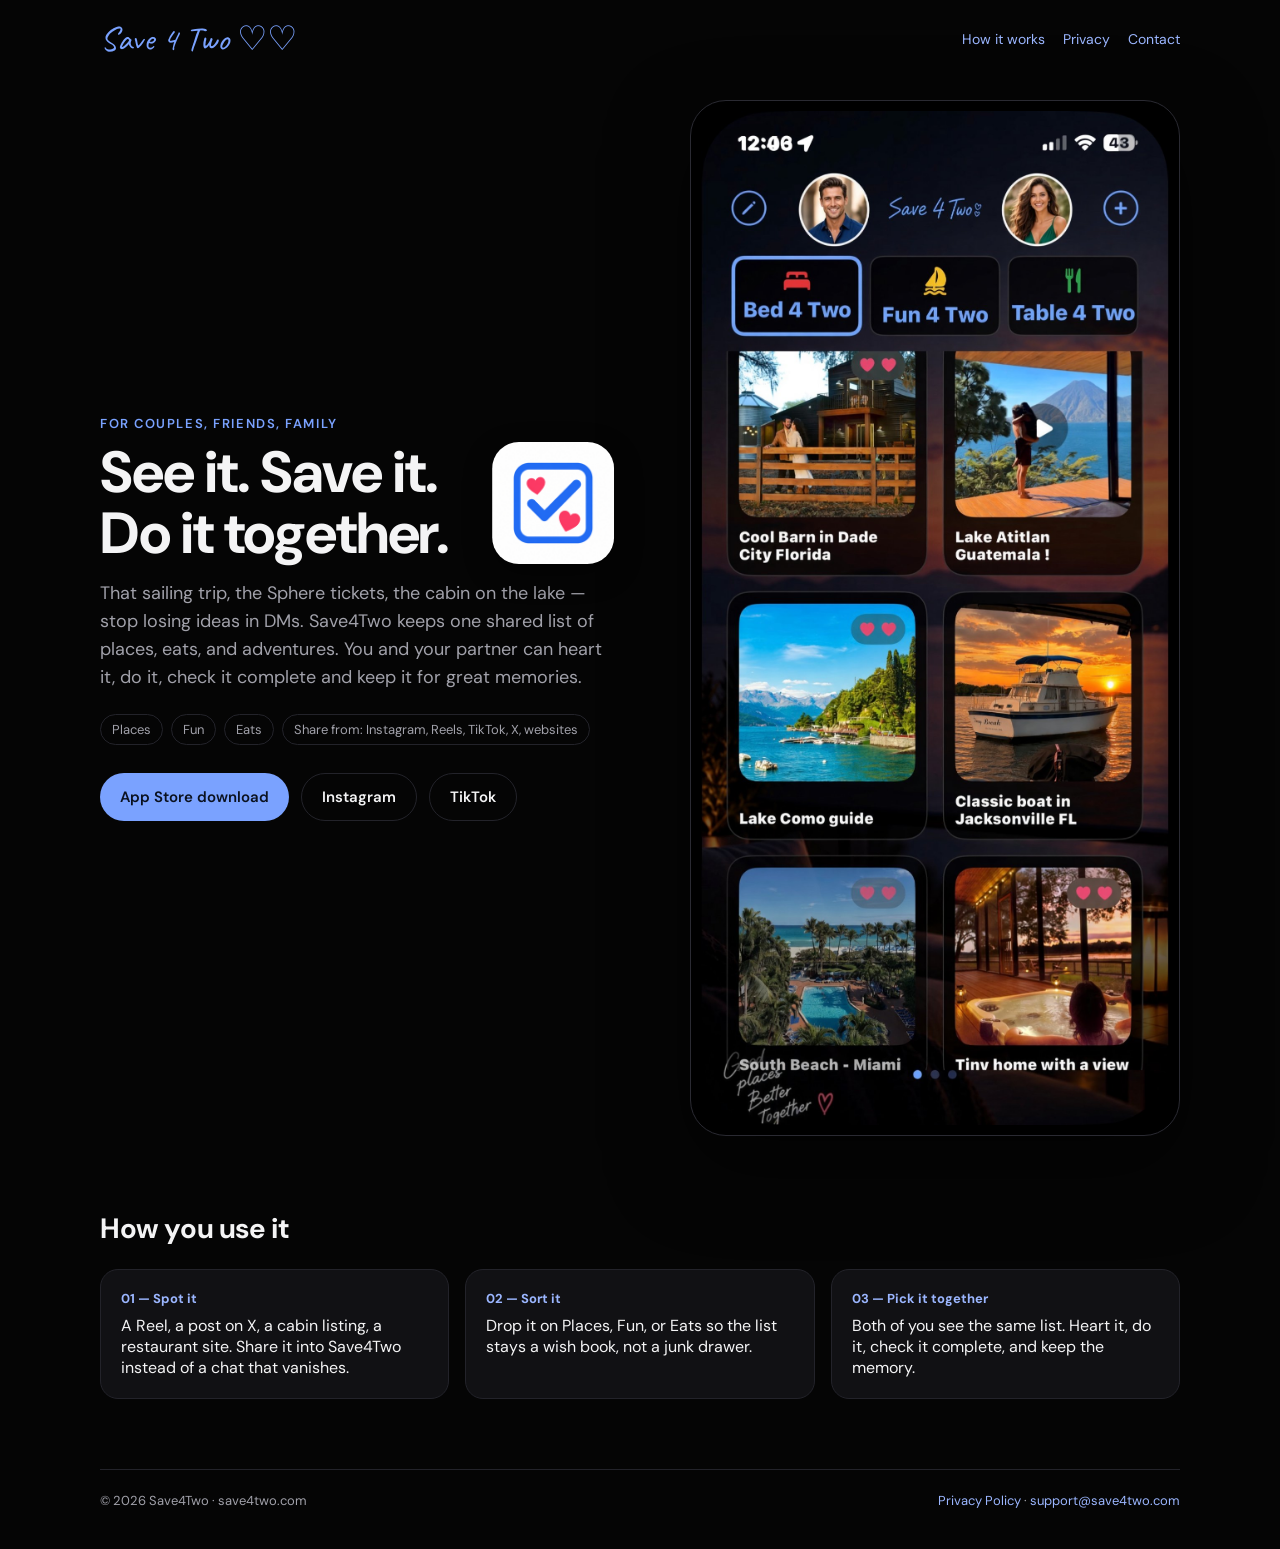
<file: website/index.html>
<!DOCTYPE html>
<html lang="en">
<head>
  <meta charset="utf-8" />
  <meta name="viewport" content="width=device-width, initial-scale=1" />
  <title>Save4Two — Shared list for couples, friends, family</title>
  <link rel="icon" href="app-icon.png" type="image/png" />
  <meta name="description" content="Save ideas from Instagram, Reels, TikTok, X, and websites. Heart it, do it, check it complete, and keep the memories." />
  <link rel="preconnect" href="https://fonts.googleapis.com" />
  <link rel="preconnect" href="https://fonts.gstatic.com" crossorigin />
  <link href="https://fonts.googleapis.com/css2?family=Caveat:wght@600&family=DM+Sans:ital,opsz,wght@0,9..40,400;0,9..40,500;0,9..40,600;0,9..40,700;1,9..40,400&display=swap" rel="stylesheet" />
  <style>
    :root {
      --bg: #050505;
      --card: #111114;
      --ink: #f4f4f5;
      --muted: #a1a1aa;
      --blue: #7aa2ff;
      --blue-2: #9bb6ff;
      --line: #23232a;
    }
    * { box-sizing: border-box; margin: 0; padding: 0; }
    html, body { background: var(--bg); color: var(--ink); font-family: "DM Sans", system-ui, sans-serif; }
    body { min-height: 100vh; }
    a { color: var(--blue-2); text-decoration: none; }
    a:hover { text-decoration: underline; }
    .wrap { width: min(1080px, calc(100% - 40px)); margin: 0 auto; }
    header {
      display: flex; align-items: center; justify-content: space-between;
      padding: 22px 0 8px;
    }
    .wordmark {
      font-family: Caveat, cursive;
      font-size: 34px;
      color: var(--blue);
      letter-spacing: .2px;
      line-height: 1;
    }
    nav { display: flex; gap: 18px; font-size: 14px; color: var(--muted); }
    .hero {
      display: grid;
      grid-template-columns: 1.05fr .95fr;
      gap: 48px;
      align-items: center;
      padding: 36px 0 64px;
    }
    h1 {
      display: flex;
      align-items: stretch;
      gap: 16px;
      font-size: clamp(34px, 5vw, 58px);
      line-height: 1.05;
      letter-spacing: -1.2px;
      margin: 10px 0 16px;
    }
    .headline-text {
      flex: 0 1 auto;
      white-space: nowrap;
    }
    .icon-slot {
      flex: 1;
      position: relative;
      min-width: 2.1em;
    }
    .app-icon {
      position: absolute;
      top: 0;
      bottom: 0;
      left: 50%;
      transform: translateX(-50%);
      height: 100%;
      width: auto;
      aspect-ratio: 1;
      border-radius: 22%;
      box-shadow: 0 10px 28px rgba(0,0,0,.45);
    }
    .lede { color: var(--muted); font-size: 18px; line-height: 1.55; max-width: 520px; }
    .actions { display: flex; flex-wrap: wrap; gap: 12px; margin-top: 28px; }
    .btn {
      display: inline-flex; align-items: center; justify-content: center;
      border-radius: 999px; padding: 13px 20px; font-weight: 600; font-size: 15px;
      border: 0; cursor: pointer;
    }
    .btn-primary { background: var(--blue); color: #0b1220; }
    .btn-ghost { background: transparent; color: var(--ink); border: 1px solid var(--line); }
    form.wait {
      margin-top: 26px; display: flex; gap: 8px; max-width: 460px;
    }
    form.wait input {
      flex: 1; background: #0c0c10; border: 1px solid var(--line); color: var(--ink);
      border-radius: 999px; padding: 13px 16px; font-size: 15px; outline: none;
    }
    form.wait input:focus { border-color: var(--blue); }
    .phone {
      background: #000;
      border: 1px solid #2a2a32;
      border-radius: 36px;
      padding: 10px;
      box-shadow: 0 30px 80px rgba(0,0,0,.55);
    }
    .phone img {
      width: 100%;
      display: block;
      border-radius: 26px;
    }
    .pills { display: flex; gap: 8px; flex-wrap: wrap; margin-top: 22px; }
    .pill {
      border: 1px solid var(--line); color: var(--muted);
      border-radius: 999px; padding: 6px 11px; font-size: 13px;
    }
    .how { padding: 10px 0 70px; }
    .how h2 { font-size: 28px; letter-spacing: -.4px; margin-bottom: 22px; }
    .steps {
      display: grid; grid-template-columns: repeat(3, 1fr); gap: 16px;
    }
    .step {
      background: var(--card); border: 1px solid var(--line);
      border-radius: 18px; padding: 20px;
    }
    .step b { display: block; color: var(--blue-2); font-size: 13px; margin-bottom: 8px; }
    footer {
      border-top: 1px solid var(--line);
      padding: 22px 0 40px;
      color: var(--muted); font-size: 13px;
      display: flex; justify-content: space-between; gap: 12px; flex-wrap: wrap;
    }
    @media (max-width: 800px) {
      .hero, .steps { grid-template-columns: 1fr; }
      .phone { max-width: 360px; margin: 0 auto; }
      nav { display: none; }
      form.wait { flex-direction: column; }
    }
  </style>
</head>
<body>
  <div class="wrap">
    <header>
      <div class="wordmark">Save 4 Two ♡♡</div>
      <nav>
        <a href="#how">How it works</a>
        <a href="privacy.html">Privacy</a>
        <a href="mailto:support@save4two.com">Contact</a>
      </nav>
    </header>

    <section class="hero">
      <div>
        <p style="color:var(--blue);font-weight:600;font-size:13px;letter-spacing:.12em;text-transform:uppercase;">For couples, friends, family</p>
        <h1>
          <span class="headline-text">See it. Save it.<br>Do it together.</span>
          <span class="icon-slot">
            <img class="app-icon" src="app-icon.png" alt="Save4Two app icon" />
          </span>
        </h1>
        <p class="lede">
          That sailing trip, the Sphere tickets, the cabin on the lake —
          stop losing ideas in DMs. Save4Two keeps one shared
          list of places, eats, and adventures. You and your partner can heart it,
          do it, check it complete and keep it for great memories.
        </p>
        <div class="pills">
          <span class="pill">Places</span>
          <span class="pill">Fun</span>
          <span class="pill">Eats</span>
          <span class="pill">Share from: Instagram, Reels, TikTok, X, websites</span>
        </div>
        <div class="actions">
          <a class="btn btn-primary" href="https://apps.apple.com/us/app/save4two/id6806054108" target="_blank" rel="noreferrer">App Store download</a>
          <a class="btn btn-ghost" href="https://instagram.com/save4two" target="_blank" rel="noreferrer">Instagram</a>
          <a class="btn btn-ghost" href="https://www.tiktok.com/@save4two" target="_blank" rel="noreferrer">TikTok</a>
        </div>
      </div>
      <div class="phone">
        <img src="app-screenshot.jpg" alt="Save4Two app showing a shared Bed 4 Two list" />
      </div>
    </section>

    <section class="how" id="how">
      <h2>How you use it</h2>
      <div class="steps">
        <div class="step">
          <b>01 — Spot it</b>
          A Reel, a post on X, a cabin listing, a restaurant site. Share it into Save4Two instead of a chat that vanishes.
        </div>
        <div class="step">
          <b>02 — Sort it</b>
          Drop it on Places, Fun, or Eats so the list stays a wish book, not a junk drawer.
        </div>
        <div class="step">
          <b>03 — Pick it together</b>
          Both of you see the same list. Heart it, do it, check it complete, and keep the memory.
        </div>
      </div>
    </section>

    <footer>
      <div>© 2026 Save4Two · save4two.com</div>
      <div>
        <a href="privacy.html">Privacy Policy</a>
        ·
        <a href="mailto:support@save4two.com">support@save4two.com</a>
      </div>
    </footer>
  </div>
</body>
</html>
</file>
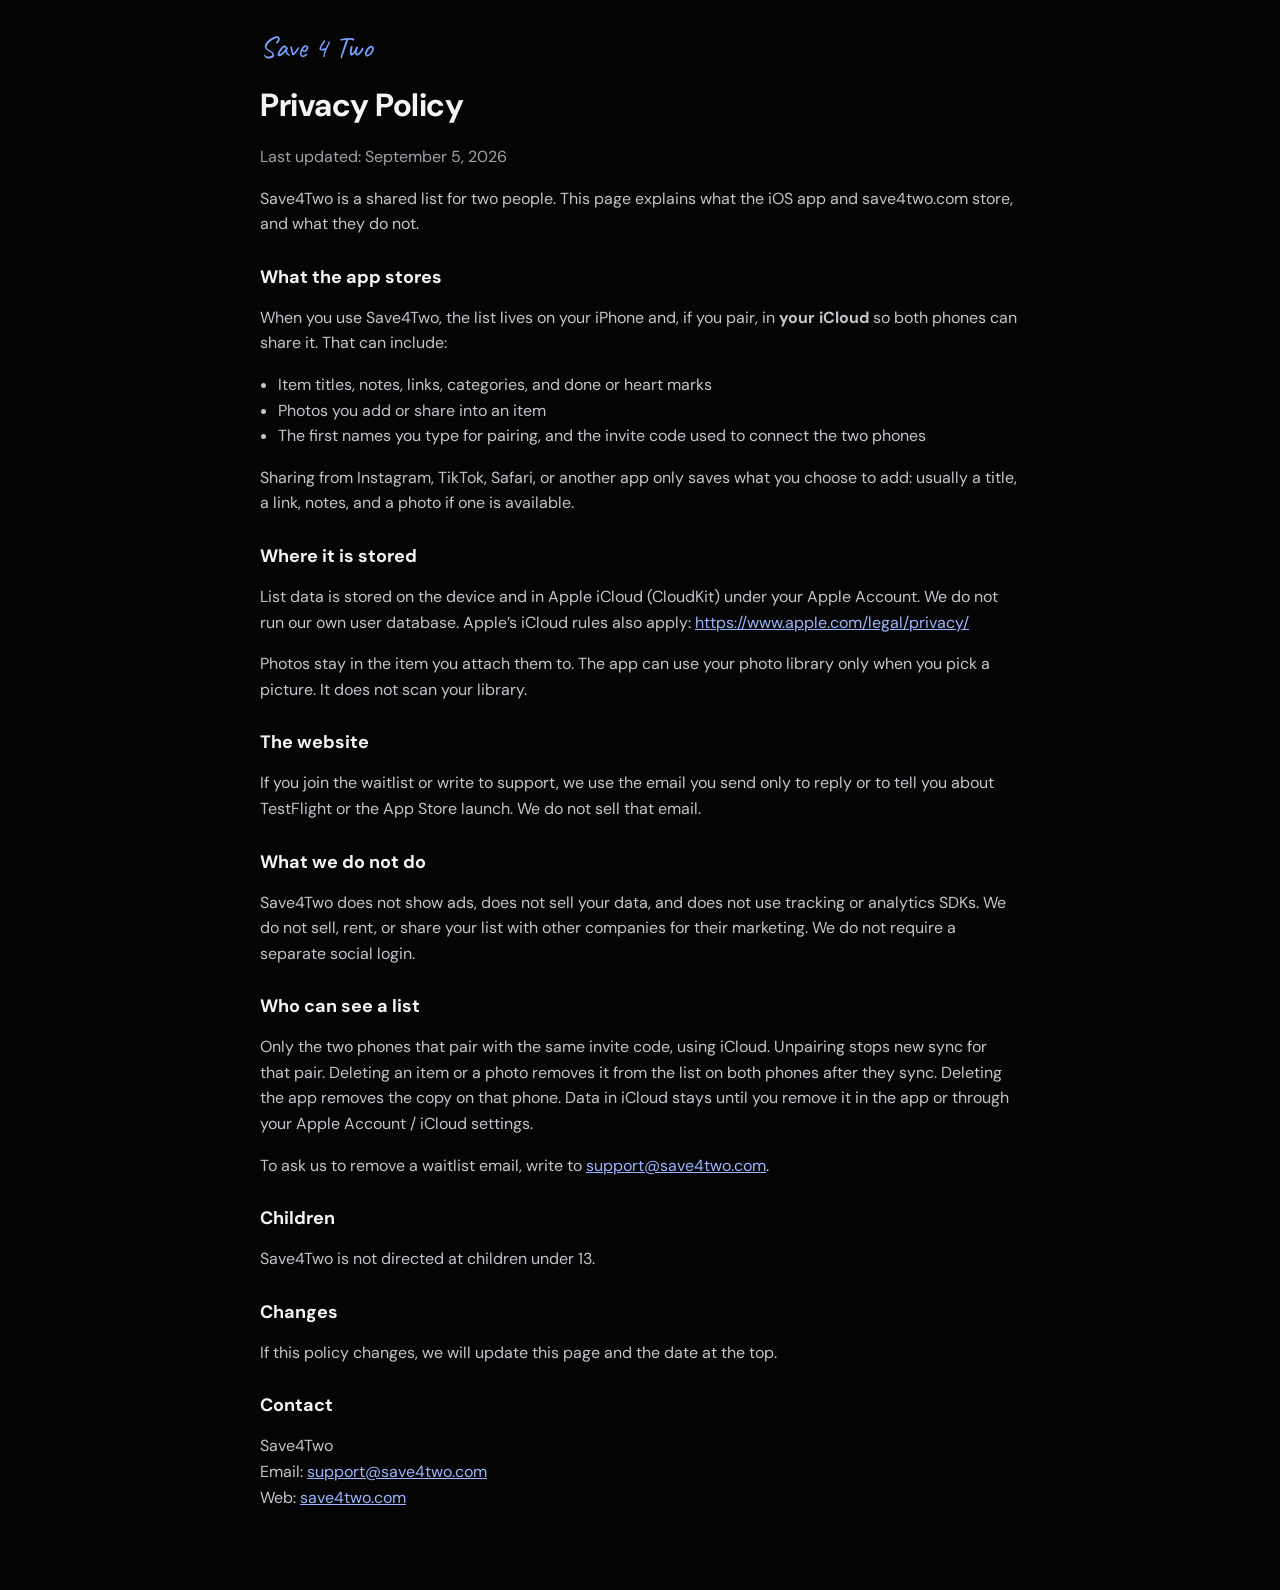
<file: website/privacy.html>
<!DOCTYPE html>
<html lang="en">
<head>
  <meta charset="utf-8" />
  <meta name="viewport" content="width=device-width, initial-scale=1" />
  <title>Privacy Policy — Save4Two</title>
  <meta name="description" content="Privacy policy for the Save4Two iOS app and save4two.com." />
  <link href="https://fonts.googleapis.com/css2?family=Caveat:wght@600&family=DM+Sans:wght@400;500;600;700&display=swap" rel="stylesheet" />
  <style>
    body { margin:0; background:#050505; color:#f4f4f5; font-family:"DM Sans",system-ui,sans-serif; }
    .wrap { width:min(760px, calc(100% - 40px)); margin:0 auto; padding:28px 0 64px; }
    a { color:#9bb6ff; }
    h1 { font-size:32px; letter-spacing:-.5px; margin:18px 0; }
    h2 { font-size:18px; margin:28px 0 8px; }
    p, li { color:#c4c4cc; line-height:1.6; }
    ul { padding-left:18px; }
    .wordmark { font-family:Caveat,cursive; font-size:30px; color:#7aa2ff; text-decoration:none; }
    .muted { color:#a1a1aa; }
  </style>
</head>
<body>
  <div class="wrap">
    <a class="wordmark" href="index.html">Save 4 Two</a>
    <h1>Privacy Policy</h1>
    <p class="muted">Last updated: September 5, 2026</p>

    <p>Save4Two is a shared list for two people. This page explains what the iOS app and save4two.com store, and what they do not.</p>

    <h2>What the app stores</h2>
    <p>When you use Save4Two, the list lives on your iPhone and, if you pair, in <strong>your iCloud</strong> so both phones can share it. That can include:</p>
    <ul>
      <li>Item titles, notes, links, categories, and done or heart marks</li>
      <li>Photos you add or share into an item</li>
      <li>The first names you type for pairing, and the invite code used to connect the two phones</li>
    </ul>
    <p>Sharing from Instagram, TikTok, Safari, or another app only saves what you choose to add: usually a title, a link, notes, and a photo if one is available.</p>

    <h2>Where it is stored</h2>
    <p>List data is stored on the device and in Apple iCloud (CloudKit) under your Apple Account. We do not run our own user database. Apple’s iCloud rules also apply: <a href="https://www.apple.com/legal/privacy/">https://www.apple.com/legal/privacy/</a></p>
    <p>Photos stay in the item you attach them to. The app can use your photo library only when you pick a picture. It does not scan your library.</p>

    <h2>The website</h2>
    <p>If you join the waitlist or write to support, we use the email you send only to reply or to tell you about TestFlight or the App Store launch. We do not sell that email.</p>

    <h2>What we do not do</h2>
    <p>Save4Two does not show ads, does not sell your data, and does not use tracking or analytics SDKs. We do not sell, rent, or share your list with other companies for their marketing. We do not require a separate social login.</p>

    <h2>Who can see a list</h2>
    <p>Only the two phones that pair with the same invite code, using iCloud. Unpairing stops new sync for that pair. Deleting an item or a photo removes it from the list on both phones after they sync. Deleting the app removes the copy on that phone. Data in iCloud stays until you remove it in the app or through your Apple Account / iCloud settings.</p>
    <p>To ask us to remove a waitlist email, write to <a href="mailto:support@save4two.com">support@save4two.com</a>.</p>

    <h2>Children</h2>
    <p>Save4Two is not directed at children under 13.</p>

    <h2>Changes</h2>
    <p>If this policy changes, we will update this page and the date at the top.</p>

    <h2>Contact</h2>
    <p>Save4Two<br>
    Email: <a href="mailto:support@save4two.com">support@save4two.com</a><br>
    Web: <a href="index.html">save4two.com</a></p>
  </div>
</body>
</html>
</file>
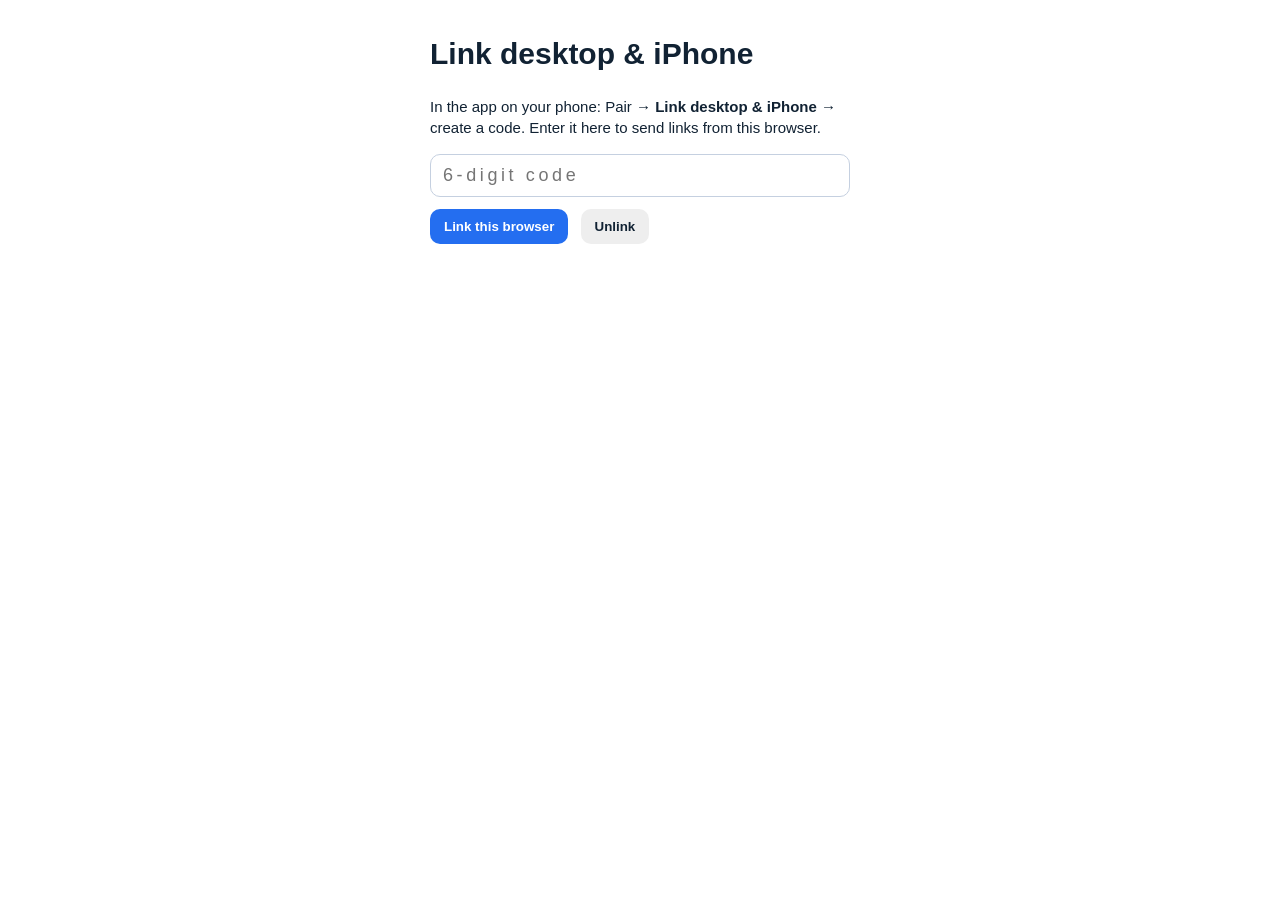
<file: desktop-extension/chrome/options.html>
<!DOCTYPE html>
<html>
<head>
  <meta charset="utf-8" />
  <title>Save 4 Two on iPhone — Link desktop &amp; iPhone</title>
  <style>
    body { font: 15px/1.45 -apple-system, BlinkMacSystemFont, sans-serif; max-width: 420px; margin: 32px auto; padding: 0 16px; color: #123; }
    input { width: 100%; padding: 10px 12px; border: 1px solid #c5d0e0; border-radius: 10px; font-size: 18px; letter-spacing: 0.2em; box-sizing: border-box; }
    button { margin-top: 12px; padding: 10px 14px; border: 0; border-radius: 10px; background: #246ef0; color: #fff; font-weight: 600; cursor: pointer; }
    .msg { margin-top: 12px; color: #456; }
    .err { color: #c0392b; }
  </style>
</head>
<body>
  <h1>Link desktop &amp; iPhone</h1>
  <p>In the app on your phone: Pair → <strong>Link desktop &amp; iPhone</strong> → create a code. Enter it here to send links from this browser.</p>
  <input id="code" inputmode="numeric" maxlength="6" placeholder="6-digit code" />
  <button id="link">Link this browser</button>
  <button id="unlink" style="background:#eee;color:#123;margin-left:8px">Unlink</button>
  <div id="status" class="msg"></div>
  <script src="options.js"></script>
</body>
</html>
</file>
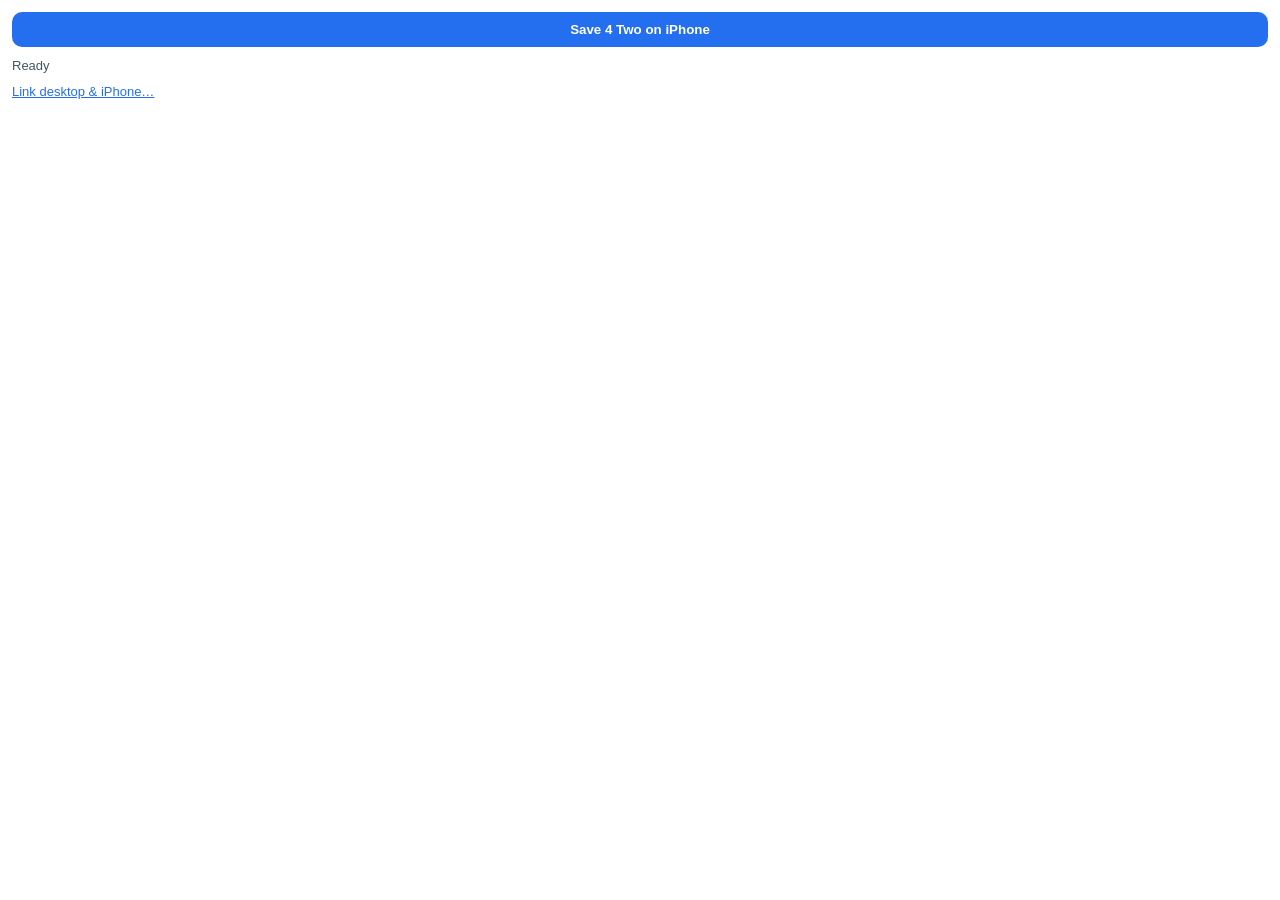
<file: desktop-extension/chrome/popup.html>
<!DOCTYPE html>
<html>
<head>
  <meta charset="utf-8" />
  <style>
    body { font: 13px/1.4 -apple-system, BlinkMacSystemFont, sans-serif; margin: 12px; min-width: 240px; color: #123; }
    button { width: 100%; padding: 10px 12px; border: 0; border-radius: 10px; background: #246ef0; color: #fff; font-weight: 600; cursor: pointer; }
    button:disabled { opacity: 0.5; cursor: default; }
    .msg { margin-top: 10px; color: #456; }
    .err { color: #c0392b; }
    a { color: #246ef0; }
  </style>
</head>
<body>
  <button id="send">Save 4 Two on iPhone</button>
  <div id="status" class="msg">Ready</div>
  <div style="margin-top:8px"><a href="options.html" target="_blank">Link desktop &amp; iPhone…</a></div>
  <script src="popup.js"></script>
</body>
</html>
</file>
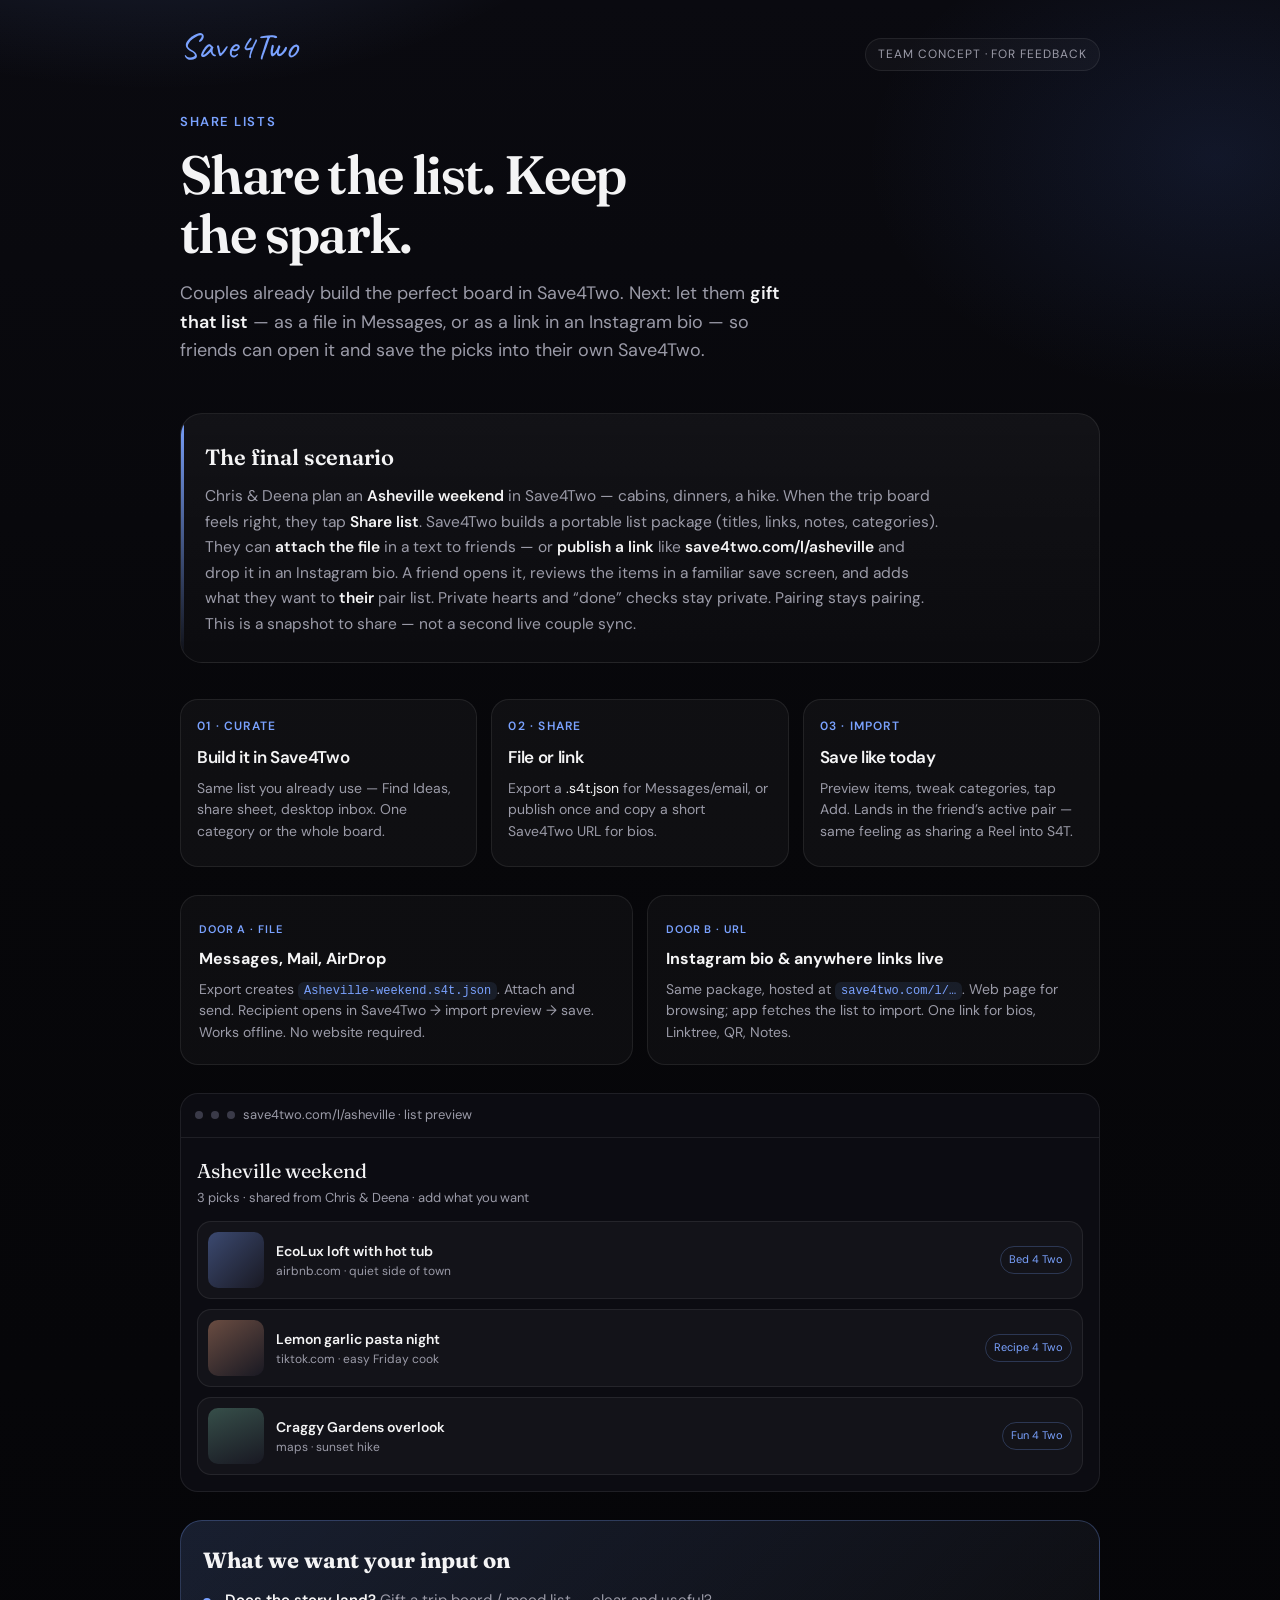
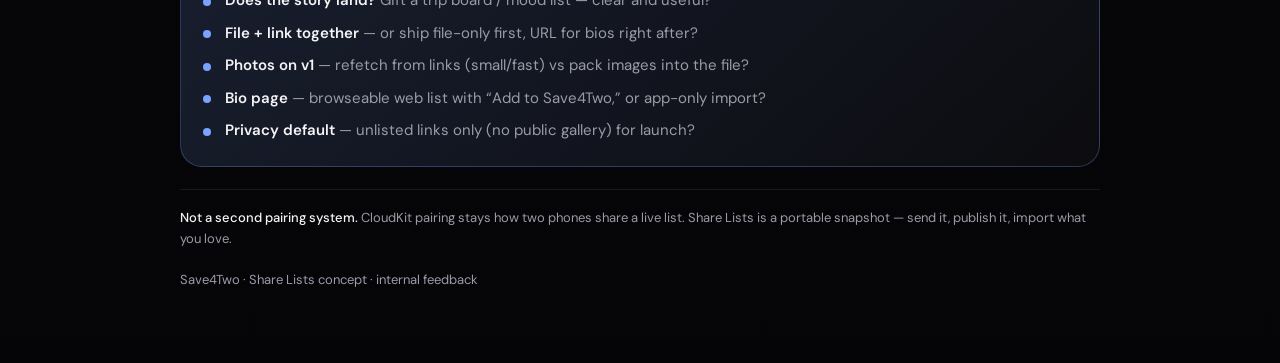
<file: docs/concepts/save4two-share-lists-concept.html>
<!DOCTYPE html>
<html lang="en">
<head>
  <meta charset="utf-8" />
  <meta name="viewport" content="width=device-width, initial-scale=1" />
  <title>Save4Two — Share Lists (Team Concept)</title>
  <link rel="preconnect" href="https://fonts.googleapis.com" />
  <link rel="preconnect" href="https://fonts.gstatic.com" crossorigin />
  <link href="https://fonts.googleapis.com/css2?family=Caveat:wght@600&family=DM+Sans:ital,opsz,wght@0,9..40,400;0,9..40,500;0,9..40,600;0,9..40,700;1,9..40,400&family=Fraunces:opsz,wght@9..144,500;9..144,600&display=swap" rel="stylesheet" />
  <style>
    :root {
      --bg: #07070a;
      --bg-2: #101018;
      --ink: #f4f4f5;
      --muted: #9b9ba8;
      --blue: #7aa2ff;
      --blue-deep: #4d78e6;
      --line: rgba(255,255,255,.08);
      --card: rgba(255,255,255,.035);
    }
    * { box-sizing: border-box; margin: 0; padding: 0; }
    html, body {
      background: var(--bg);
      color: var(--ink);
      font-family: "DM Sans", system-ui, sans-serif;
      line-height: 1.45;
    }
    body {
      min-height: 100vh;
      background:
        radial-gradient(900px 520px at 12% -10%, rgba(122,162,255,.22), transparent 55%),
        radial-gradient(700px 480px at 95% 8%, rgba(77,120,230,.12), transparent 50%),
        linear-gradient(180deg, #0a0a10 0%, #07070a 40%, #050508 100%);
    }
    .page {
      width: min(920px, calc(100% - 40px));
      margin: 0 auto;
      padding: 28px 0 72px;
    }
    .top {
      display: flex;
      justify-content: space-between;
      align-items: baseline;
      gap: 16px;
      margin-bottom: 42px;
    }
    .wordmark {
      font-family: Caveat, cursive;
      font-size: 36px;
      color: var(--blue);
      letter-spacing: .2px;
      line-height: 1;
    }
    .badge {
      font-size: 12px;
      letter-spacing: .08em;
      text-transform: uppercase;
      color: var(--muted);
      border: 1px solid var(--line);
      border-radius: 999px;
      padding: 7px 12px;
      background: rgba(255,255,255,.03);
    }
    .hero {
      margin-bottom: 48px;
    }
    .eyebrow {
      color: var(--blue);
      font-size: 13px;
      font-weight: 600;
      letter-spacing: .12em;
      text-transform: uppercase;
      margin-bottom: 14px;
    }
    h1 {
      font-family: Fraunces, Georgia, serif;
      font-weight: 600;
      font-size: clamp(34px, 6vw, 54px);
      letter-spacing: -0.03em;
      line-height: 1.08;
      max-width: 14ch;
      margin-bottom: 16px;
    }
    .lede {
      color: var(--muted);
      font-size: 18px;
      max-width: 38rem;
      line-height: 1.6;
    }

    .scenario {
      border: 1px solid var(--line);
      background: linear-gradient(180deg, rgba(255,255,255,.045), rgba(255,255,255,.02));
      border-radius: 22px;
      padding: 28px 24px 24px;
      margin-bottom: 28px;
      position: relative;
      overflow: hidden;
    }
    .scenario::before {
      content: "";
      position: absolute;
      inset: 0 auto 0 0;
      width: 3px;
      background: linear-gradient(180deg, var(--blue), transparent);
    }
    .scenario h2 {
      font-family: Fraunces, Georgia, serif;
      font-size: 22px;
      font-weight: 600;
      margin-bottom: 10px;
    }
    .scenario p {
      color: var(--muted);
      font-size: 15.5px;
      line-height: 1.65;
      max-width: 46rem;
    }
    .scenario strong { color: var(--ink); font-weight: 600; }

    .flow {
      display: grid;
      grid-template-columns: repeat(3, 1fr);
      gap: 14px;
      margin: 36px 0 28px;
    }
    .step {
      background: var(--card);
      border: 1px solid var(--line);
      border-radius: 18px;
      padding: 18px 16px 16px;
      min-height: 168px;
    }
    .step-num {
      font-size: 12px;
      font-weight: 600;
      letter-spacing: .1em;
      text-transform: uppercase;
      color: var(--blue);
      margin-bottom: 10px;
    }
    .step h3 {
      font-size: 17px;
      font-weight: 600;
      margin-bottom: 8px;
      letter-spacing: -0.02em;
    }
    .step p {
      color: var(--muted);
      font-size: 14px;
      line-height: 1.55;
    }

    .doors {
      display: grid;
      grid-template-columns: 1fr 1fr;
      gap: 14px;
      margin-bottom: 28px;
    }
    .door {
      border-radius: 18px;
      border: 1px solid var(--line);
      background: rgba(255,255,255,.03);
      padding: 20px 18px;
    }
    .door h3 {
      font-size: 16px;
      margin-bottom: 8px;
    }
    .door .tag {
      display: inline-block;
      font-size: 11px;
      font-weight: 600;
      letter-spacing: .08em;
      text-transform: uppercase;
      color: var(--blue);
      margin-bottom: 10px;
    }
    .door p { color: var(--muted); font-size: 14px; line-height: 1.55; }
    .door code {
      font-family: ui-monospace, SFMono-Regular, Menlo, monospace;
      font-size: 12px;
      color: var(--blue);
      background: rgba(122,162,255,.1);
      padding: 2px 6px;
      border-radius: 6px;
    }

    .example {
      border: 1px solid var(--line);
      border-radius: 18px;
      overflow: hidden;
      margin-bottom: 28px;
      background: #0c0c12;
    }
    .example-bar {
      display: flex;
      align-items: center;
      gap: 8px;
      padding: 12px 14px;
      border-bottom: 1px solid var(--line);
      color: var(--muted);
      font-size: 13px;
    }
    .dot { width: 8px; height: 8px; border-radius: 50%; background: #3a3a48; }
    .example-body { padding: 18px 16px 16px; }
    .list-name {
      font-family: Fraunces, Georgia, serif;
      font-size: 20px;
      margin-bottom: 4px;
    }
    .list-meta { color: var(--muted); font-size: 13px; margin-bottom: 14px; }
    .cards { display: grid; gap: 10px; }
    .card-row {
      display: grid;
      grid-template-columns: 56px 1fr auto;
      gap: 12px;
      align-items: center;
      padding: 10px;
      border-radius: 14px;
      background: rgba(255,255,255,.03);
      border: 1px solid var(--line);
    }
    .thumb {
      width: 56px; height: 56px;
      border-radius: 10px;
      background:
        linear-gradient(135deg, rgba(122,162,255,.35), rgba(20,20,30,.2)),
        #1a1a24;
    }
    .thumb.b {
      background:
        linear-gradient(145deg, rgba(255,170,120,.35), rgba(20,20,30,.25)),
        #1a1a24;
    }
    .thumb.c {
      background:
        linear-gradient(160deg, rgba(120,200,160,.3), rgba(20,20,30,.25)),
        #1a1a24;
    }
    .card-row h4 { font-size: 14px; font-weight: 600; margin-bottom: 2px; }
    .card-row p { font-size: 12px; color: var(--muted); }
    .chip {
      font-size: 11px;
      color: var(--blue);
      border: 1px solid rgba(122,162,255,.25);
      border-radius: 999px;
      padding: 5px 8px;
      white-space: nowrap;
    }

    .ask {
      border-radius: 22px;
      padding: 24px 22px;
      background: linear-gradient(135deg, rgba(122,162,255,.16), rgba(255,255,255,.03));
      border: 1px solid rgba(122,162,255,.28);
      margin-bottom: 22px;
    }
    .ask h2 {
      font-family: Fraunces, Georgia, serif;
      font-size: 22px;
      margin-bottom: 12px;
    }
    .ask ul {
      list-style: none;
      display: grid;
      gap: 10px;
    }
    .ask li {
      color: var(--muted);
      font-size: 15px;
      padding-left: 22px;
      position: relative;
      line-height: 1.5;
    }
    .ask li::before {
      content: "";
      position: absolute;
      left: 0; top: .55em;
      width: 8px; height: 8px;
      border-radius: 50%;
      background: var(--blue);
    }
    .ask li strong { color: var(--ink); font-weight: 600; }

    .footer {
      color: var(--muted);
      font-size: 13px;
      line-height: 1.6;
      border-top: 1px solid var(--line);
      padding-top: 18px;
    }
    .footer em { color: var(--ink); font-style: normal; font-weight: 500; }

    @media (max-width: 720px) {
      .flow, .doors { grid-template-columns: 1fr; }
      h1 { max-width: none; }
      .top { flex-direction: column; align-items: flex-start; }
    }

    @media print {
      body { background: #fff; color: #111; }
      .wordmark, .eyebrow, .step-num, .door .tag, .chip, .ask li::before { color: #3b6fd6 !important; }
      .lede, .scenario p, .step p, .door p, .list-meta, .card-row p, .ask li, .footer, .badge, .example-bar {
        color: #444 !important;
      }
      .scenario, .step, .door, .example, .ask, .card-row {
        background: #fff !important;
        border-color: #ddd !important;
      }
      h1, h2, h3, h4, .list-name, .ask li strong, .scenario strong, .footer em { color: #111 !important; }
    }
  </style>
</head>
<body>
  <main class="page">
    <div class="top">
      <div class="wordmark">Save4Two</div>
      <div class="badge">Team concept · for feedback</div>
    </div>

    <section class="hero">
      <p class="eyebrow">Share Lists</p>
      <h1>Share the list. Keep the spark.</h1>
      <p class="lede">
        Couples already build the perfect board in Save4Two.
        Next: let them <strong style="color:#f4f4f5;font-weight:600">gift that list</strong> —
        as a file in Messages, or as a link in an Instagram bio —
        so friends can open it and save the picks into their own Save4Two.
      </p>
    </section>

    <section class="scenario">
      <h2>The final scenario</h2>
      <p>
        Chris &amp; Deena plan an <strong>Asheville weekend</strong> in Save4Two —
        cabins, dinners, a hike. When the trip board feels right, they tap
        <strong>Share list</strong>. Save4Two builds a portable list package
        (titles, links, notes, categories). They can
        <strong>attach the file</strong> in a text to friends —
        or <strong>publish a link</strong> like
        <strong>save4two.com/l/asheville</strong> and drop it in an Instagram bio.
        A friend opens it, reviews the items in a familiar save screen,
        and adds what they want to <strong>their</strong> pair list.
        Private hearts and “done” checks stay private. Pairing stays pairing.
        This is a snapshot to share — not a second live couple sync.
      </p>
    </section>

    <section class="flow" aria-label="How it works">
      <article class="step">
        <div class="step-num">01 · Curate</div>
        <h3>Build it in Save4Two</h3>
        <p>Same list you already use — Find Ideas, share sheet, desktop inbox. One category or the whole board.</p>
      </article>
      <article class="step">
        <div class="step-num">02 · Share</div>
        <h3>File or link</h3>
        <p>Export a <em style="font-style:normal;color:#f4f4f5">.s4t.json</em> for Messages/email, or publish once and copy a short Save4Two URL for bios.</p>
      </article>
      <article class="step">
        <div class="step-num">03 · Import</div>
        <h3>Save like today</h3>
        <p>Preview items, tweak categories, tap Add. Lands in the friend’s active pair — same feeling as sharing a Reel into S4T.</p>
      </article>
    </section>

    <section class="doors" aria-label="Two ways to deliver">
      <article class="door">
        <div class="tag">Door A · File</div>
        <h3>Messages, Mail, AirDrop</h3>
        <p>
          Export creates <code>Asheville-weekend.s4t.json</code>.
          Attach and send. Recipient opens in Save4Two → import preview → save.
          Works offline. No website required.
        </p>
      </article>
      <article class="door">
        <div class="tag">Door B · URL</div>
        <h3>Instagram bio &amp; anywhere links live</h3>
        <p>
          Same package, hosted at <code>save4two.com/l/…</code>.
          Web page for browsing; app fetches the list to import.
          One link for bios, Linktree, QR, Notes.
        </p>
      </article>
    </section>

    <section class="example" aria-label="Example list preview">
      <div class="example-bar">
        <span class="dot"></span><span class="dot"></span><span class="dot"></span>
        <span>save4two.com/l/asheville · list preview</span>
      </div>
      <div class="example-body">
        <div class="list-name">Asheville weekend</div>
        <div class="list-meta">3 picks · shared from Chris &amp; Deena · add what you want</div>
        <div class="cards">
          <div class="card-row">
            <div class="thumb" aria-hidden="true"></div>
            <div>
              <h4>EcoLux loft with hot tub</h4>
              <p>airbnb.com · quiet side of town</p>
            </div>
            <span class="chip">Bed 4 Two</span>
          </div>
          <div class="card-row">
            <div class="thumb b" aria-hidden="true"></div>
            <div>
              <h4>Lemon garlic pasta night</h4>
              <p>tiktok.com · easy Friday cook</p>
            </div>
            <span class="chip">Recipe 4 Two</span>
          </div>
          <div class="card-row">
            <div class="thumb c" aria-hidden="true"></div>
            <div>
              <h4>Craggy Gardens overlook</h4>
              <p>maps · sunset hike</p>
            </div>
            <span class="chip">Fun 4 Two</span>
          </div>
        </div>
      </div>
    </section>

    <section class="ask">
      <h2>What we want your input on</h2>
      <ul>
        <li><strong>Does the story land?</strong> Gift a trip board / mood list — clear and useful?</li>
        <li><strong>File + link together</strong> — or ship file-only first, URL for bios right after?</li>
        <li><strong>Photos on v1</strong> — refetch from links (small/fast) vs pack images into the file?</li>
        <li><strong>Bio page</strong> — browseable web list with “Add to Save4Two,” or app-only import?</li>
        <li><strong>Privacy default</strong> — unlisted links only (no public gallery) for launch?</li>
      </ul>
    </section>

    <p class="footer">
      <em>Not a second pairing system.</em>
      CloudKit pairing stays how two phones share a live list.
      Share Lists is a portable snapshot — send it, publish it, import what you love.
      <br /><br />
      Save4Two · Share Lists concept · internal feedback
    </p>
  </main>
</body>
</html>
</file>
